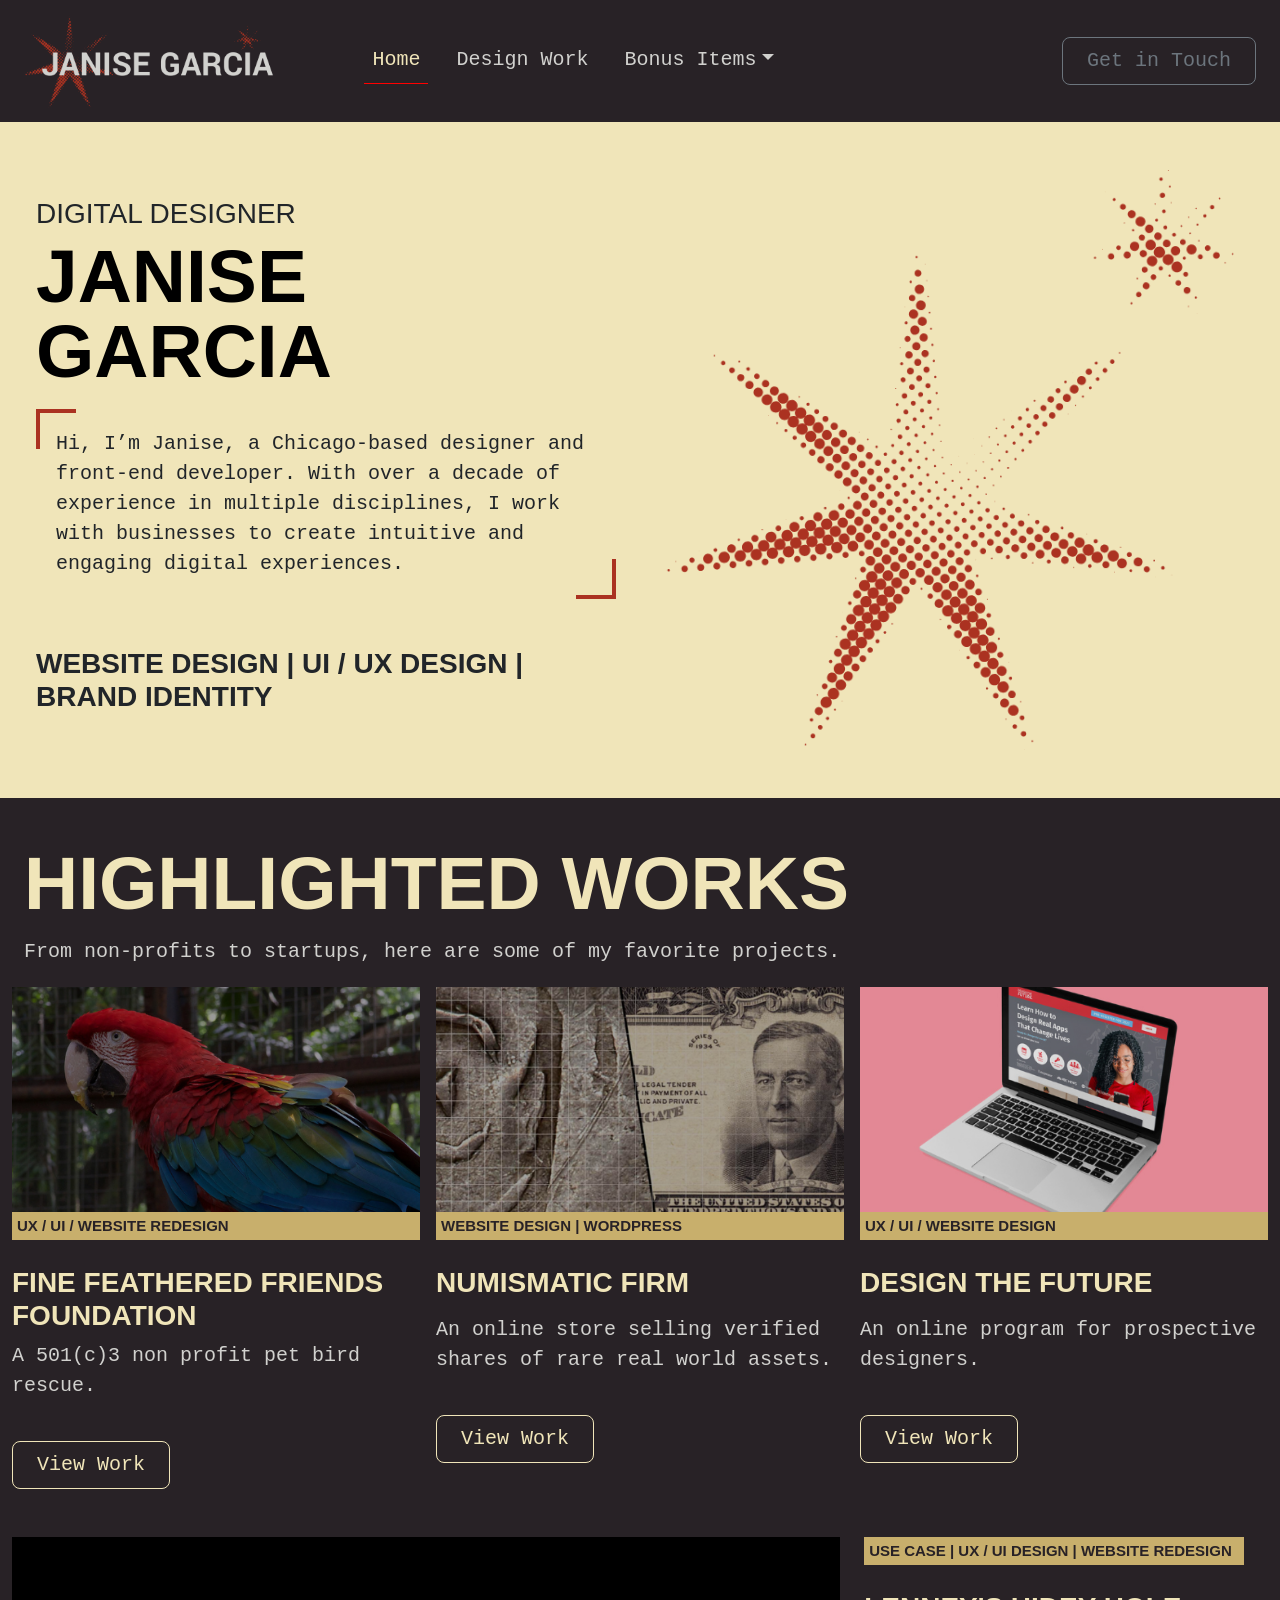
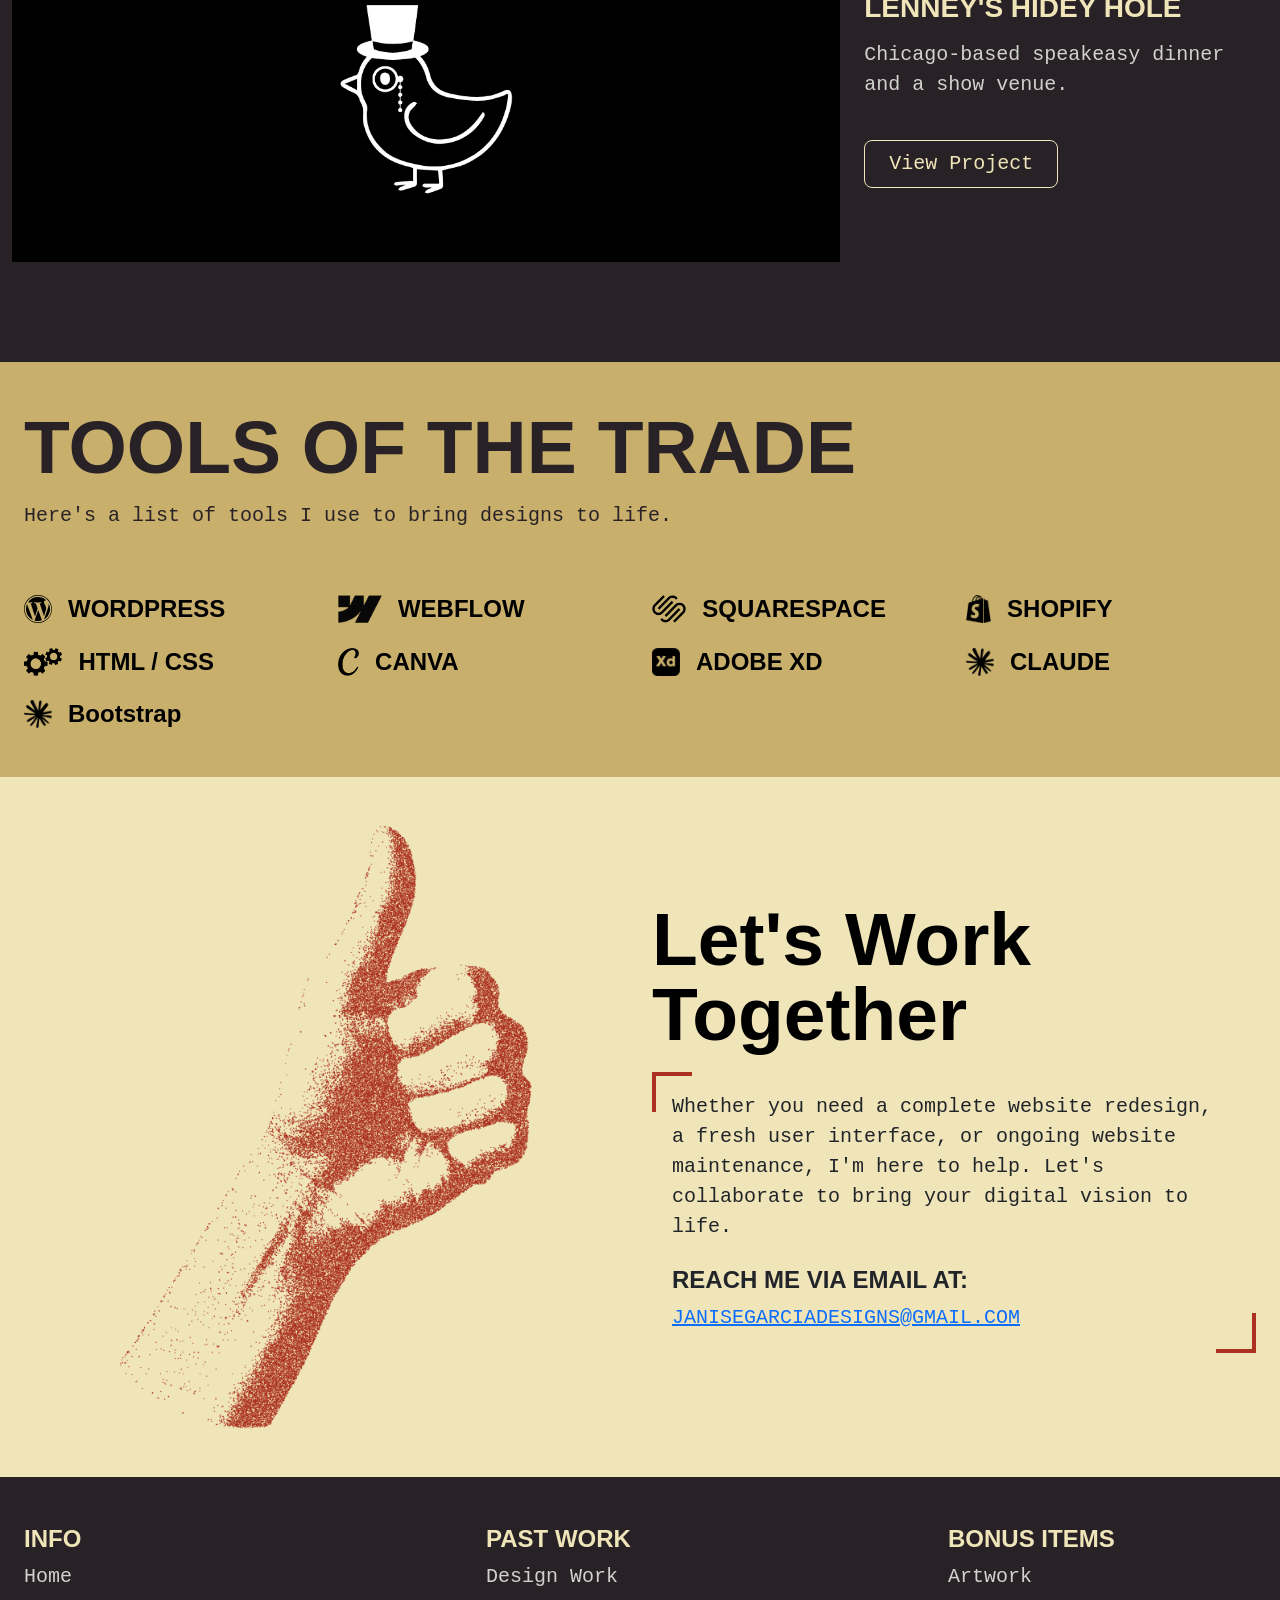
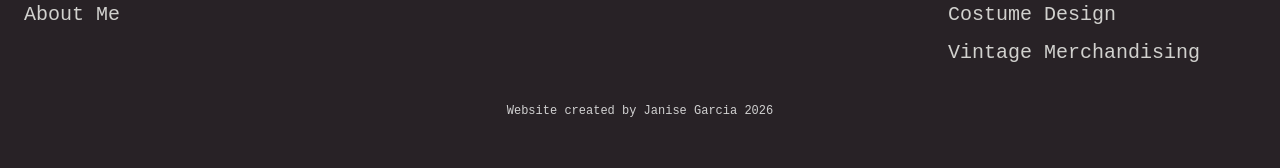
<file: index.html>
<!doctype html>
<html lang="en">
  <head>
    <meta charset="utf-8">
    <meta name="viewport" content="width=device-width, initial-scale=1.0">
    <title>JANISE GARCIA | DIGITAL DESIGNER</title>
    <!-- Bootstrap CSS -->
    <link rel="stylesheet" href="bootstrap-5.3.8-dist/css/bootstrap.min.css">
        <!-- Main CSS -->
    <link rel="stylesheet" href="css/main.css">



  </head>
  <body>

<!-- Navigation -->
<nav class="navbar navbar-expand-lg" aria-label="Thirteenth navbar example" >
          <div class="container"> 
              <a class="navbar-brand col-lg-3 me-0" href="index.html">
                <img src="images/logo.png" alt="Janise Garcia Logo" width="250" height="auto">
              </a>            
            <button class="navbar-toggler" type="button"
              data-bs-toggle="collapse"
              data-bs-target="#navbarsExample11"
              aria-controls="navbarsExample11"
              aria-expanded="false"
              aria-label="Toggle navigation">
              <span class="navbar-toggler"><span>MENU</span></span>
            </button>
            <div
              class="collapse navbar-collapse d-lg-flex"
              id="navbarsExample11">

              <ul class="navbar-nav col-lg-6 justify-content-lg-center">
                <li class="nav-item">
                  <a class="nav-link active" href="index.html">Home</a>
                </li>
                <li class="nav-item"><a class="nav-link" href="design-work.html">Design Work</a></li>
                <li class="nav-item dropdown">
                  <a
                    class="nav-link dropdown-toggle"
                    href="#"
                    data-bs-toggle="dropdown"
                    aria-expanded="false">Bonus Items</a>
                  <ul class="dropdown-menu">
                    <li><a class="dropdown-item" href="about-me.html">About Me</a></li>
                    <li><a class="dropdown-item" aria-current="page" href="artwork.html">Artwork</a></li>
                    <li><a class="dropdown-item" href="costume-design.html">Costume Design</a></li>
                    <li><a class="dropdown-item" href="vintage-merchandising.html">Vintage Merchandising</a></li>
                  </ul>
                </li>
              </ul>
<div class="d-lg-flex col-lg-3 justify-content-lg-end">
  <a href="index.html#contact" class="btn btn-outline-secondary btn-lg px-4">
    Get in Touch
  </a>
</div>
            </div>
          </div>
        </nav>


<!-- Hero -->
      <div class="hero container">
        <div class=" hero-content row flex-lg-row-reverse align-items-center g-5 py-5">
          <div class="col-10 col-sm-8 col-lg-6">
            <img
              src="images/herostar.png"
              class="d-block mx-lg-auto img-fluid"
              alt="Bootstrap Themes"
              width="700"
              height="500"
              loading="lazy"
            />
          </div>
          <div class="col-lg-6">
            <h3>DIGITAL DESIGNER</h3>
            <h1 class="display-5 fw-bold text-body-emphasis lh-1 mb-3">
              JANISE GARCIA
            </h1>
            <div class="box">
            <p>
              Hi, I’m Janise, a Chicago-based designer and front-end developer.
              With over a decade of experience in multiple disciplines, 
              I work with businesses to create intuitive and engaging digital experiences.
            </p>
            </div>
            <div class="tibit mt-5 pb-0 mb-0">
              <h3><strong>
                WEBSITE DESIGN | UI / UX DESIGN | BRAND IDENTITY 
                </strong>
              </h3>
            </div>
            <div class="d-grid gap-2 d-md-flex justify-content-md-start">
            </div>
          </div>
        </div>
      </div>



      <!-- past work copy-->
      <section class="past-work container">
        <div class="past-work-content row pt-5">
          <div class=" mx-auto">
             <h1 class="display-5 fw-bold text-body-emphasis lh-1 mb-3">
              HIGHLIGHTED WORKS
            </h1>
            <p class="lead">
              From non-profits to startups, here are some of my favorite projects.
            </p>
        </div>
      </section>

     <!-- past work cards-->
      <div class="album py-1 ">
        <div class="album-card container pb-5">
          <div class="row row-cols-1 row-cols-sm-2 row-cols-md-3 g-3">
            
            <div class="col ">
              <div class="">
                <div class="thumbnail" style=" background-image: url('images/fff_thumbnail.png');"  height="225" width="100%"></div>
                  <title>Placeholder</title>
                  <rect width="100%" height="100%" fill="#55595c"></rect>
                </svg>
                <div class="">
                  <h4 class="details">UX / UI / WEBSITE REDESIGN</h4>
                  <h3 class="title pt-2">FINE FEATHERED FRIENDS FOUNDATION</h3>
                  <p class="lead pb-4">A 501(c)3 non profit pet bird rescue.</p>
                  <div class="d-flex justify-content-between align-items-center">
                    <div class="btn-group">
                      <button type="button" class="btn btn-outline-secondary btn-lg px-4">
                        View Work
                      </button>
                    </div>
                  </div>
                </div>
              </div>
            </div>

            <div class="col ">
              <div class="">
                <div class="thumbnail" style=" background-image: url('images/kd_thumbnail.png');"  height="225" width="100%"></div>
                <div class="">
                  <h4 class="details">WEBSITE DESIGN | WORDPRESS</h4>
                  <h3 class="title py-2">NUMISMATIC FIRM</h3>
                  <p class="lead pb-4">An online store selling verified shares of rare real world assets.</p>
                  <div
                    class="d-flex justify-content-between align-items-center">
                    <div class="btn-group">
                      <button type="button" class="btn btn-outline-secondary btn-lg px-4">
                        View Work
                      </button>
                    </div>
                  </div>
                </div>
              </div>
            </div>


            <div class="col">
              <div class="">
                 <div class="thumbnail" style=" background-image: url('images/thefuture.png');"  height="225" width="100%"></div>
                <div class="">
                  <h4 class="details">UX / UI / WEBSITE DESIGN</h4>
                  <h3 class="title py-2">DESIGN THE FUTURE</h3>
                  <p class="lead pb-4">An online program for prospective designers.</p>
                  <div class="d-flex justify-content-between align-items-center">
                    <div class="btn-group">
                      <button  type="button" class="btn btn-outline-secondary btn-lg px-4">
                        View Work
                      </button>
                    </div>
                  </div>
                </div>
              </div>
            </div>

          </div>

          <div class="row row-cols-1 row-cols-sm-1 row-cols-md-1 py-5">
            <div class="col ">
              <div class="d-flex flex-row justify-content-start">
                <div class="thumbnail2" style=" background-color:black; width:100%;height:325px; background-image: url('images/thumbnail_lhh.png');" ></div>
                <div class="px-4">
                  <h4 class="details">USE CASE | UX / UI DESIGN | WEBSITE REDESIGN</h4>
                  <h3 class="title py-2">LENNEY'S HIDEY HOLE</h3> 
                  <p class="lead pb-4">Chicago-based speakeasy dinner and a show venue.</p>
                  <div class="d-flex justify-content-between align-items-center" >
                    <div class="btn-group">
                      <button type="button" class="btn btn-outline-secondary btn-lg px-4">
                        View Project
                      </button>
                    </div>
                  </div>
                </div>
              </div>
            </div>
          </div>
              </button>
        </div>             
      </div>



      <!-- tools of the trade -->
      <section class="tools container">
        <div class="tools-content row pt-5">
          <div class=" mx-auto">
             <h1 class="display-5 fw-bold text-body-emphasis lh-1 mb-3">
              TOOLS OF THE TRADE
            </h1>
            <p class="lead">
              Here's a list of tools I use to bring designs to life.
            </p>
          </div>
    <div class=" text-secondary">
        <div class="row row-cols-1 row-cols-sm-2 row-cols-md-3 row-cols-lg-4 g-4 py-5" >
          <div class="col d-flex align-items-start">

<svg xmlns="http://www.w3.org/2000/svg" width="1.75em" height="1.75em" fill="black" class="bi bi-wordpress flex-shrink-0 me-3" viewBox="0 0 16 16">
  <path d="M12.633 7.653c0-.848-.305-1.435-.566-1.892l-.08-.13c-.317-.51-.594-.958-.594-1.48 0-.63.478-1.218 1.152-1.218q.03 0 .058.003l.031.003A6.84 6.84 0 0 0 8 1.137 6.86 6.86 0 0 0 2.266 4.23c.16.005.313.009.442.009.717 0 1.828-.087 1.828-.087.37-.022.414.521.044.565 0 0-.371.044-.785.065l2.5 7.434 1.5-4.506-1.07-2.929c-.369-.022-.719-.065-.719-.065-.37-.022-.326-.588.043-.566 0 0 1.134.087 1.808.087.718 0 1.83-.087 1.83-.087.37-.022.413.522.043.566 0 0-.372.043-.785.065l2.48 7.377.684-2.287.054-.173c.27-.86.469-1.495.469-2.046zM1.137 8a6.86 6.86 0 0 0 3.868 6.176L1.73 5.206A6.8 6.8 0 0 0 1.137 8"/>
  <path d="M6.061 14.583 8.121 8.6l2.109 5.78q.02.05.049.094a6.85 6.85 0 0 1-4.218.109m7.96-9.876q.046.328.047.706c0 .696-.13 1.479-.522 2.458l-2.096 6.06a6.86 6.86 0 0 0 2.572-9.224z"/>
  <path fill-rule="evenodd" d="M0 8c0-4.411 3.589-8 8-8s8 3.589 8 8-3.59 8-8 8-8-3.589-8-8m.367 0c0 4.209 3.424 7.633 7.633 7.633S15.632 12.209 15.632 8C15.632 3.79 12.208.367 8 .367 3.79.367.367 3.79.367 8"/>
</svg>
            <div>
              <h3 class="fw-bold mb-0 fs-4 text-body-emphasis">
                WORDPRESS
              </h3>
            </div>
          </div>
          <div class="col d-flex align-items-start">
<img src="images/webflow_icon.png" alt="Webflow Icon" class="bi text-body-secondary flex-shrink-0 me-3" width="auto" height="28">
            <div>
              <h3 class="fw-bold mb-0 fs-4 text-body-emphasis">
                WEBFLOW
              </h3>
            </div>
          </div>
          <div class="col d-flex align-items-start">
            <img src="images/squarespace_logo.png" alt="Webflow Icon" class="bi text-body-secondary flex-shrink-0 me-3" width="auto" height="28">
            <div>
              <h3 class="fw-bold mb-0 fs-4 text-body-emphasis">
                SQUARESPACE
              </h3>
            </div>
          </div>
          <div class="col d-flex align-items-start">
            <img src="images/shopify_logo.png" alt="Shopify Icon" class="bi text-body-secondary flex-shrink-0 me-3" width="auto" height="28">
            <div>
              <h3 class="fw-bold mb-0 fs-4 text-body-emphasis">
                SHOPIFY
              </h3>
            </div>
          </div>
          <div class="col d-flex align-items-start">
            <img src="images/htmlcss_logo.png" alt="Figma Icon" class="bi text-body-secondary flex-shrink-0 me-3" width="auto" height="28">
            <div>
              <h3 class="fw-bold mb-0 fs-4 text-body-emphasis">
                HTML / CSS
              </h3>
            </div>
          </div>
          <div class="col d-flex align-items-start">
            <img src="images/canva_logo.png" alt="Figma Icon" class="bi text-body-secondary flex-shrink-0 me-3" width="auto" height="28">
            <div>
              <h3 class="fw-bold mb-0 fs-4 text-body-emphasis">
                CANVA
              </h3>
            </div>
          </div>
          <div class="col d-flex align-items-start">
            <img src="images/adobe_xd.png" alt="Figma Icon" class="bi text-body-secondary flex-shrink-0 me-3" width="auto" height="28">
            <div>
              <h3 class="fw-bold mb-0 fs-4 text-body-emphasis">
                ADOBE XD
              </h3>
            </div>
          </div>
          <div class="col d-flex align-items-start">
            <img src="images/claude_logo.png" alt="Figma Icon" class="bi text-body-secondary flex-shrink-0 me-3" width="auto" height="28">
            <div>
              <h3 class="fw-bold mb-0 fs-4 text-body-emphasis">
                CLAUDE
              </h3>
            </div>
          </div>
                    <div class="col d-flex align-items-start">
            <img src="images/claude_logo.png" alt="Figma Icon" class="bi text-body-secondary flex-shrink-0 me-3" width="auto" height="28">
            <div>
              <h3 class="fw-bold mb-0 fs-4 text-body-emphasis">
                Bootstrap
              </h3>
            </div>
          </div>
        </div>
      </div>


        </div>
      </section>



      




<!-- Contact Me -->
      <div class="contact container" id="contact">
        <div class="contact-content row flex-lg-row-reverse align-items-center py-5">
                    <div class="col-lg-6">
            <h1 class="display-5 fw-bold text-body-emphasis lh-1 mb-3">
              Let's Work Together
            </h1>
            <div class="box">
            <p class="lead">
            Whether you need a complete website redesign, a fresh user interface,
            or ongoing website maintenance, I'm here to help. Let's collaborate
            to bring your digital vision to life.
            </p>
            <br>
            <h4><strong>REACH ME VIA EMAIL AT:</strong></h4>
            <p class="lead">
            <a href="mailto:janisegarciadesigns@gmail.com">JANISEGARCIADESIGNS@GMAIL.COM</a></p>
          </div>
          </div>
          <div class="col-10 col-sm-8 col-lg-6">
            <img
              src="images/thumbsup.png"
              class="d-block mx-lg-auto img-fluid"
              alt="Bootstrap Themes"
              width="700"
              height="500"
              loading="lazy"
            />
          </div>
        </div>
      </div>






<!-- footer -->
      <section class="footer container">
        <div class="row py-lg-5">
          <div class=" mx-auto">
      <footer class="py-0">
        <div class="d-flex justify-content-between align-items-top">
          <div class="col-6 col-md-3 mb-3">
            <h4>INFO</h4>
            <ul class="nav flex-column">
              <li class="nav-item mb-2">
                <a href="#" class="footer-link p-0 text-body-secondary">Home</a>
              </li>
              <li class="nav-item mb-2">
                <a href="#" class="footer-link p-0 text-body-secondary">About Me</a>
              </li>
            </ul>
          </div>
          <div class="col-6 col-md-3 mb-3">
            <h4>PAST WORK</h4>
            <ul class="nav flex-column">
              <li class="nav-item mb-2">
                <a href="#" class="footer-link p-0 text-body-secondary">Design Work</a>
              </li>
            </ul>
          </div>
          <div class="col-6 col-md-3 mb-3">
            <h4>BONUS ITEMS</h4>
            <ul class="nav flex-column">
              <li class="nav-item mb-2">
                <a href="#" class="footer-link p-0 text-body-secondary">Artwork</a>
              </li>
              <li class="nav-item mb-2">
                <a href="#" class="footer-link p-0 text-body-secondary">Costume Design</a>
              </li>
              <li class="nav-item mb-2">
                <a href="#" class="footer-link p-0 text-body-secondary">Vintage Merchandising</a>
              </li>
            </ul>
          </div>
        </div>
      </footer>
      <p class="footer text">Website created by Janise Garcia 2026</p>
    </div>
  </div>
</section>






    
    
    <!-- Bootstrap JS (place before closing body tag) -->
    <script src="bootstrap-5.3.8-dist/js/bootstrap.bundle.min.js"></script>
  </body>
</html>
</file>
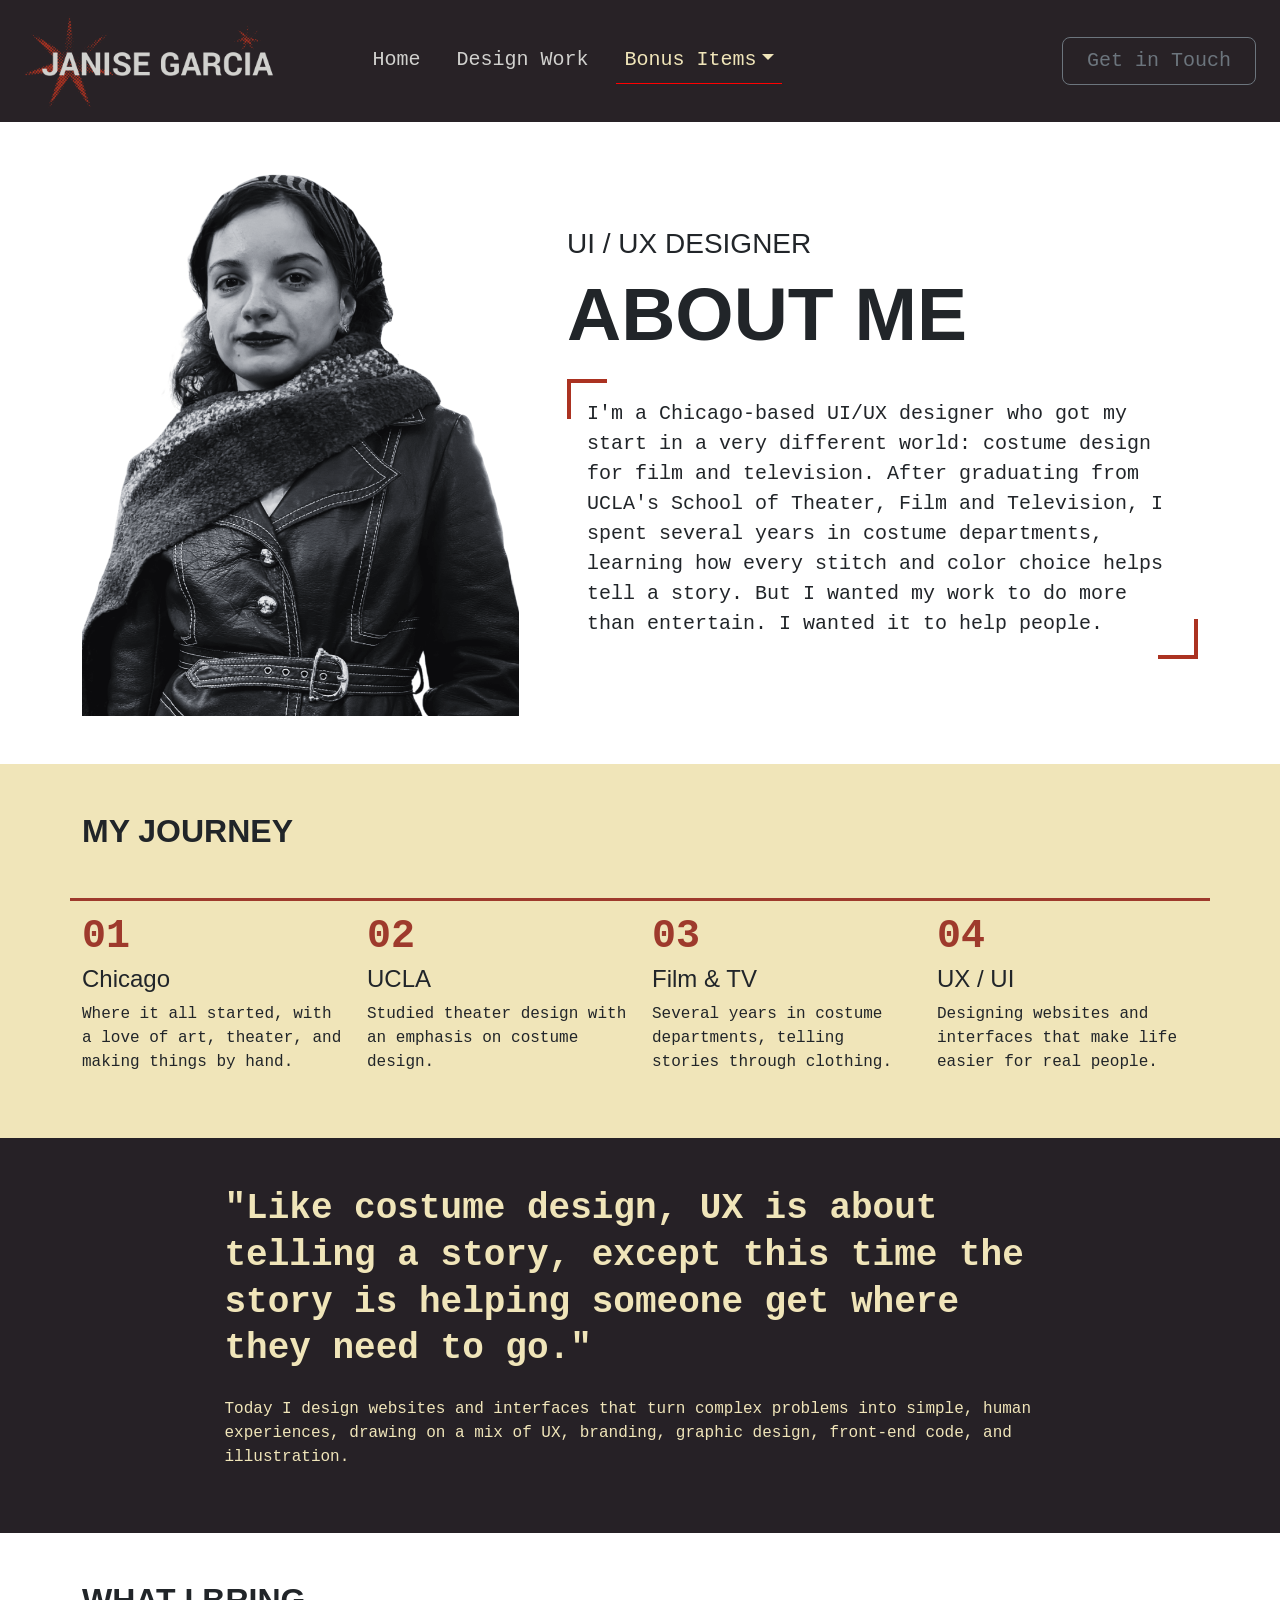
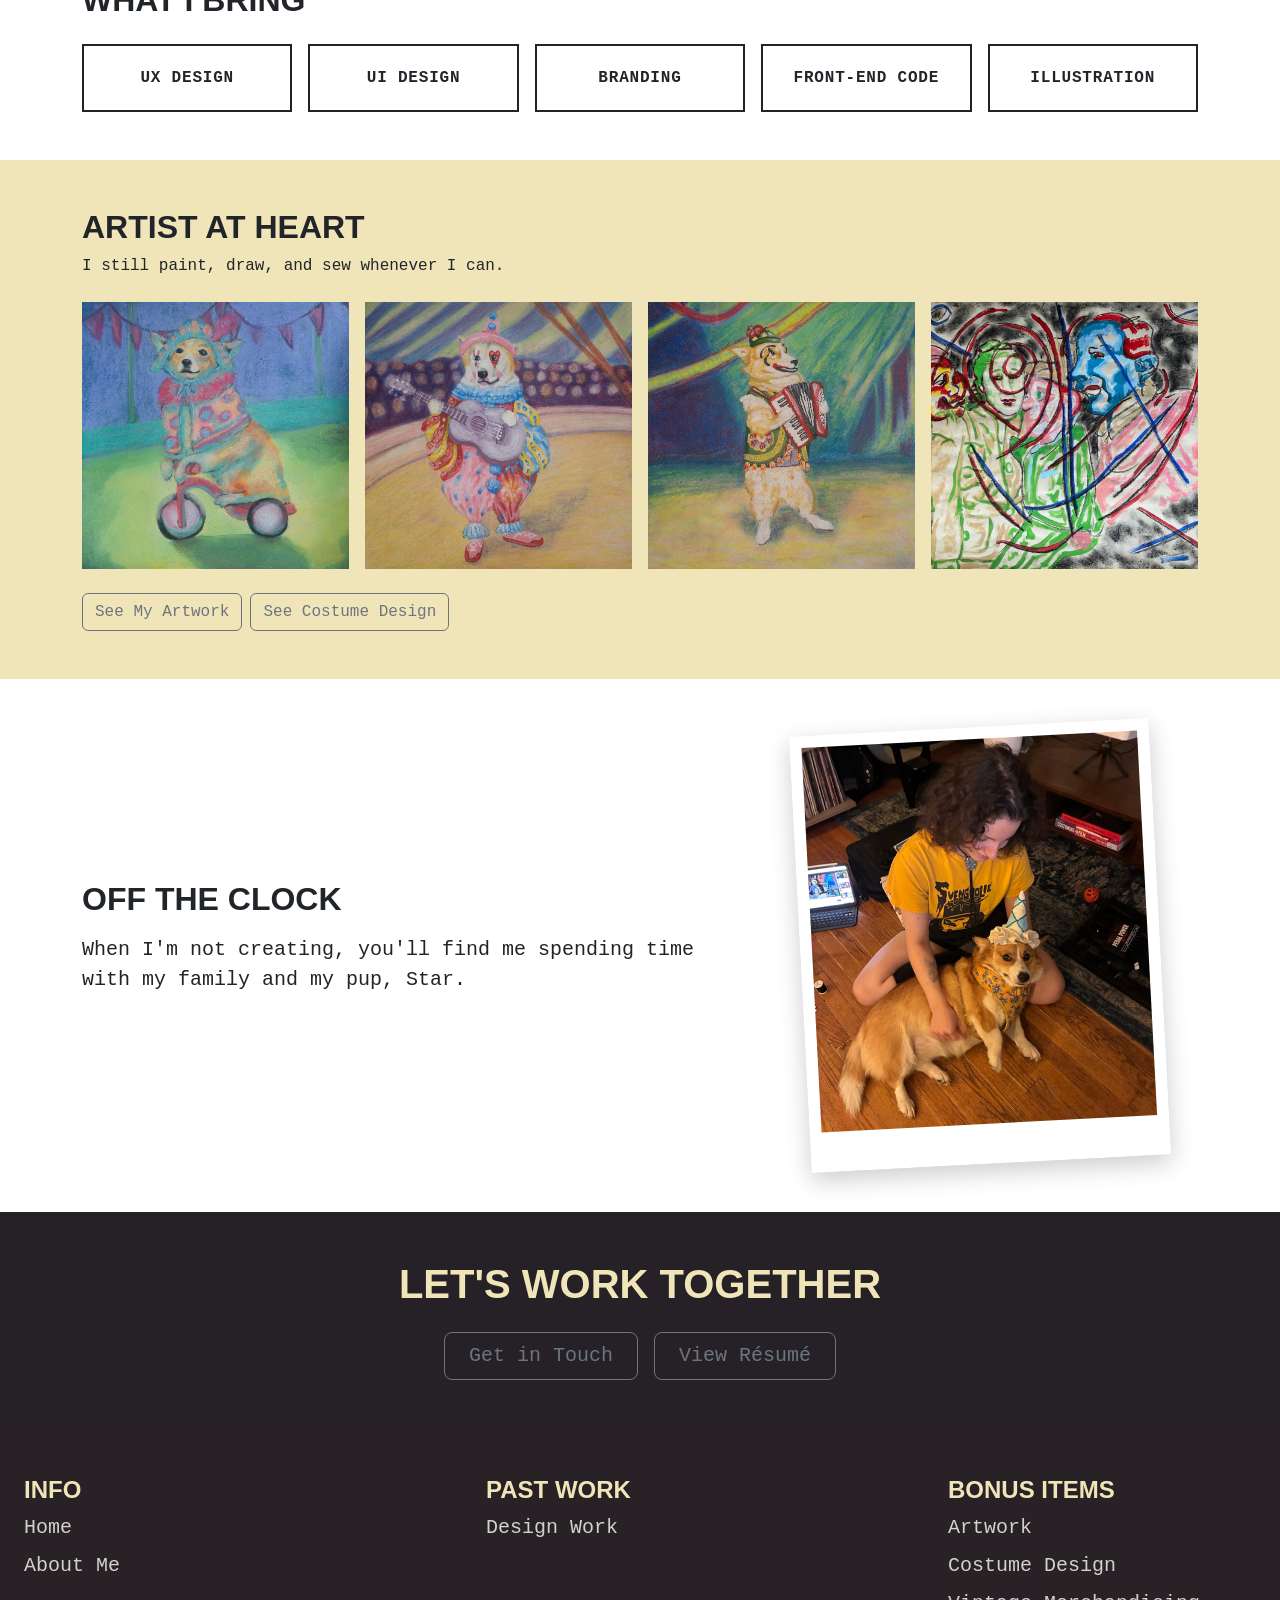
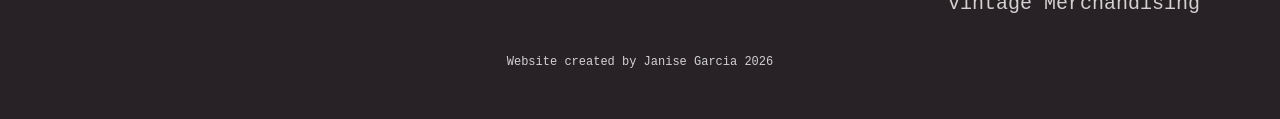
<file: about-me.html>
<!doctype html>
<html lang="en">
  <head>
    <meta charset="utf-8">
    <meta name="viewport" content="width=device-width, initial-scale=1.0">
    <title>JANISE GARCIA | ABOUT ME</title>
    <!-- Bootstrap CSS -->
    <link rel="stylesheet" href="bootstrap-5.3.8-dist/css/bootstrap.min.css">
        <!-- Main CSS -->
    <link rel="stylesheet" href="css/main.css">



  </head>
  <body>

<!-- Navigation -->
<nav class="navbar navbar-expand-lg" aria-label="Thirteenth navbar example" >
          <div class="container"> 
              <a class="navbar-brand col-lg-3 me-0" href="index.html">
                <img src="images/logo.png" alt="Janise Garcia Logo" width="250" height="auto">
              </a>            
            <button class="navbar-toggler" type="button"
              data-bs-toggle="collapse"
              data-bs-target="#navbarsExample11"
              aria-controls="navbarsExample11"
              aria-expanded="false"
              aria-label="Toggle navigation">
              <span class="navbar-toggler"><span>MENU</span></span>
            </button>
            <div
              class="collapse navbar-collapse d-lg-flex"
              id="navbarsExample11">

              <ul class="navbar-nav col-lg-6 justify-content-lg-center">
                <li class="nav-item">
                  <a class="nav-link" href="index.html">Home</a>
                </li>
                <li class="nav-item"><a class="nav-link" href="design-work.html">Design Work</a></li>
                <li class="nav-item dropdown">
                  <a
                    class="nav-link dropdown-toggle active"
                    href="#"
                    data-bs-toggle="dropdown"
                    aria-expanded="false">Bonus Items</a>
                  <ul class="dropdown-menu">
                    <li><a class="dropdown-item active" href="about-me.html">About Me</a></li>
                    <li><a class="dropdown-item" aria-current="page" href="artwork.html">Artwork</a></li>
                    <li><a class="dropdown-item" href="costume-design.html">Costume Design</a></li>
                    <li><a class="dropdown-item" href="vintage-merchandising.html">Vintage Merchandising</a></li>
                  </ul>
                </li>
              </ul>
<div class="d-lg-flex col-lg-3 justify-content-lg-end">
  <a href="index.html#contact" class="btn btn-outline-secondary btn-lg px-4">
    Get in Touch
  </a>
</div>
            </div>
          </div>
        </nav>


<!-- Hero -->
<section class="about-hero container py-5">
  <div class="row align-items-center g-5">
    <div class="col-lg-5">
      <img src="images/portrait.png" class="img-fluid about-photo" alt="Portrait of Janise Garcia">
    </div>
    <div class="col-lg-7">
      <h3>UI / UX DESIGNER</h3>
      <h1 class="display-5 fw-bold mb-3">ABOUT ME</h1>
      <div class="box">
        <p class="lead">
          I'm a Chicago-based UI/UX designer who got my start in a very different world:
          costume design for film and television. After graduating from UCLA's School of
          Theater, Film and Television, I spent several years in costume departments, learning
          how every stitch and color choice helps tell a story. But I wanted my work to do more
          than entertain. I wanted it to help people.
        </p>
      </div>
    </div>
  </div>
</section>

<!-- Journey -->
<section class="about-journey">
  <div class="container py-5">
    <h2 class="fw-bold mb-5">MY JOURNEY</h2>
    <div class="row row-cols-1 row-cols-md-2 row-cols-lg-4 g-4">
      <div class="col journey-step">
        <span class="journey-number">01</span>
        <h4>Chicago</h4>
        <p>Where it all started, with a love of art, theater, and making things by hand.</p>
      </div>
      <div class="col journey-step">
        <span class="journey-number">02</span>
        <h4>UCLA</h4>
        <p>Studied theater design with an emphasis on costume design.</p>
      </div>
      <div class="col journey-step">
        <span class="journey-number">03</span>
        <h4>Film &amp; TV</h4>
        <p>Several years in costume departments, telling stories through clothing.</p>
      </div>
      <div class="col journey-step">
        <span class="journey-number">04</span>
        <h4>UX / UI</h4>
        <p>Designing websites and interfaces that make life easier for real people.</p>
      </div>
    </div>
  </div>
</section>

<!-- Why I design for people -->
<section class="about-quote">
  <div class="container py-5">
    <div class="row justify-content-center">
      <div class="col-lg-9">
        <p class="pull-quote">"Like costume design, UX is about telling a story, except this time the story is helping someone get where they need to go."</p>
        <p>
          Today I design websites and interfaces that turn complex problems into simple,
          human experiences, drawing on a mix of UX, branding, graphic design, front-end code,
          and illustration.
        </p>
      </div>
    </div>
  </div>
</section>

<!-- What I bring -->
<section class="about-skills container py-5">
  <h2 class="fw-bold mb-4">WHAT I BRING</h2>
  <div class="row row-cols-2 row-cols-md-3 row-cols-lg-5 g-3">
    <div class="col"><div class="skill-tile">UX Design</div></div>
    <div class="col"><div class="skill-tile">UI Design</div></div>
    <div class="col"><div class="skill-tile">Branding</div></div>
    <div class="col"><div class="skill-tile">Front-End Code</div></div>
    <div class="col"><div class="skill-tile">Illustration</div></div>
  </div>
</section>

<!-- Paste your "Tools of the Trade" section from index.html here if you'd like -->

<!-- Artist at heart -->
<section class="about-artist">
  <div class="container py-5">
    <h2 class="fw-bold mb-2">ARTIST AT HEART</h2>
    <p class="mb-4">I still paint, draw, and sew whenever I can.</p>
    <div class="row row-cols-2 row-cols-lg-4 g-3 mb-4">
      <div class="col"><img src="images/spots-janise-garica.jpg" class="img-fluid artist-img" alt="[Describe the piece]" loading="lazy"></div>
      <div class="col"><img src="images/he-waits-to-play-janise-garica.jpg" class="img-fluid artist-img" alt="[Describe the piece]" loading="lazy"></div>
      <div class="col"><img src="images/big-top-serenade-janise-garica.jpg" class="img-fluid artist-img" alt="[Describe the piece]" loading="lazy"></div>
      <div class="col"><img src="images/janise-garcia-hollywood-1.jpg" class="img-fluid artist-img" alt="[Describe the piece]" loading="lazy"></div>
    </div>
    <div class="d-flex flex-wrap gap-2">
      <a href="artwork.html" class="btn btn-outline-secondary">See My Artwork</a>
      <a href="costume-design.html" class="btn btn-outline-secondary">See Costume Design</a>
    </div>
  </div>
</section>

<!-- Off the clock -->
<section class="about-personal container py-5">
  <div class="row align-items-center g-5 flex-lg-row-reverse">
    <div class="col-lg-5 text-center">
      <img src="images/mewithstar.jpg" class="img-fluid snapshot" alt="Janise with her dog, Star">
    </div>
    <div class="col-lg-7">
      <h2 class="fw-bold mb-3">OFF THE CLOCK</h2>
      <p class="lead">When I'm not creating, you'll find me spending time with my family and my pup, Star.</p>
    </div>
  </div>
</section>

<!-- Closing -->
<section class="about-closing">
  <div class="container py-5 text-center">
    <h2 class="display-6 fw-bold mb-4">LET'S WORK TOGETHER</h2>
    <div class="d-flex flex-wrap justify-content-center gap-3">
      <a href="index.html#contact" class="btn btn-outline-secondary btn-lg px-4">Get in Touch</a>
      <!-- Optional: remove this button if you don't have a résumé PDF -->
      <a href="files/janise-garcia-resume.pdf" class="btn btn-outline-secondary btn-lg px-4" target="_blank">View Résumé</a>
    </div>
  </div>
</section>





<!-- footer -->
      <section class="footer container">
        <div class="row py-lg-5">
          <div class=" mx-auto">
      <footer class="py-0">
        <div class="d-flex justify-content-between align-items-top">
          <div class="col-6 col-md-3 mb-3">
            <h4>INFO</h4>
            <ul class="nav flex-column">
              <li class="nav-item mb-2">
                <a href="#" class="footer-link p-0 text-body-secondary">Home</a>
              </li>
              <li class="nav-item mb-2">
                <a href="#" class="footer-link p-0 text-body-secondary">About Me</a>
              </li>
            </ul>
          </div>
          <div class="col-6 col-md-3 mb-3">
            <h4>PAST WORK</h4>
            <ul class="nav flex-column">
              <li class="nav-item mb-2">
                <a href="#" class="footer-link p-0 text-body-secondary">Design Work</a>
              </li>
            </ul>
          </div>
          <div class="col-6 col-md-3 mb-3">
            <h4>BONUS ITEMS</h4>
            <ul class="nav flex-column">
              <li class="nav-item mb-2">
                <a href="#" class="footer-link p-0 text-body-secondary">Artwork</a>
              </li>
              <li class="nav-item mb-2">
                <a href="#" class="footer-link p-0 text-body-secondary">Costume Design</a>
              </li>
              <li class="nav-item mb-2">
                <a href="#" class="footer-link p-0 text-body-secondary">Vintage Merchandising</a>
              </li>
            </ul>
          </div>
        </div>
      </footer>
      <p class="footer text">Website created by Janise Garcia 2026</p>
    </div>
  </div>
</section>






    
    
    <!-- Bootstrap JS (place before closing body tag) -->
    <script src="bootstrap-5.3.8-dist/js/bootstrap.bundle.min.js"></script>
  </body>
</html>
</file>
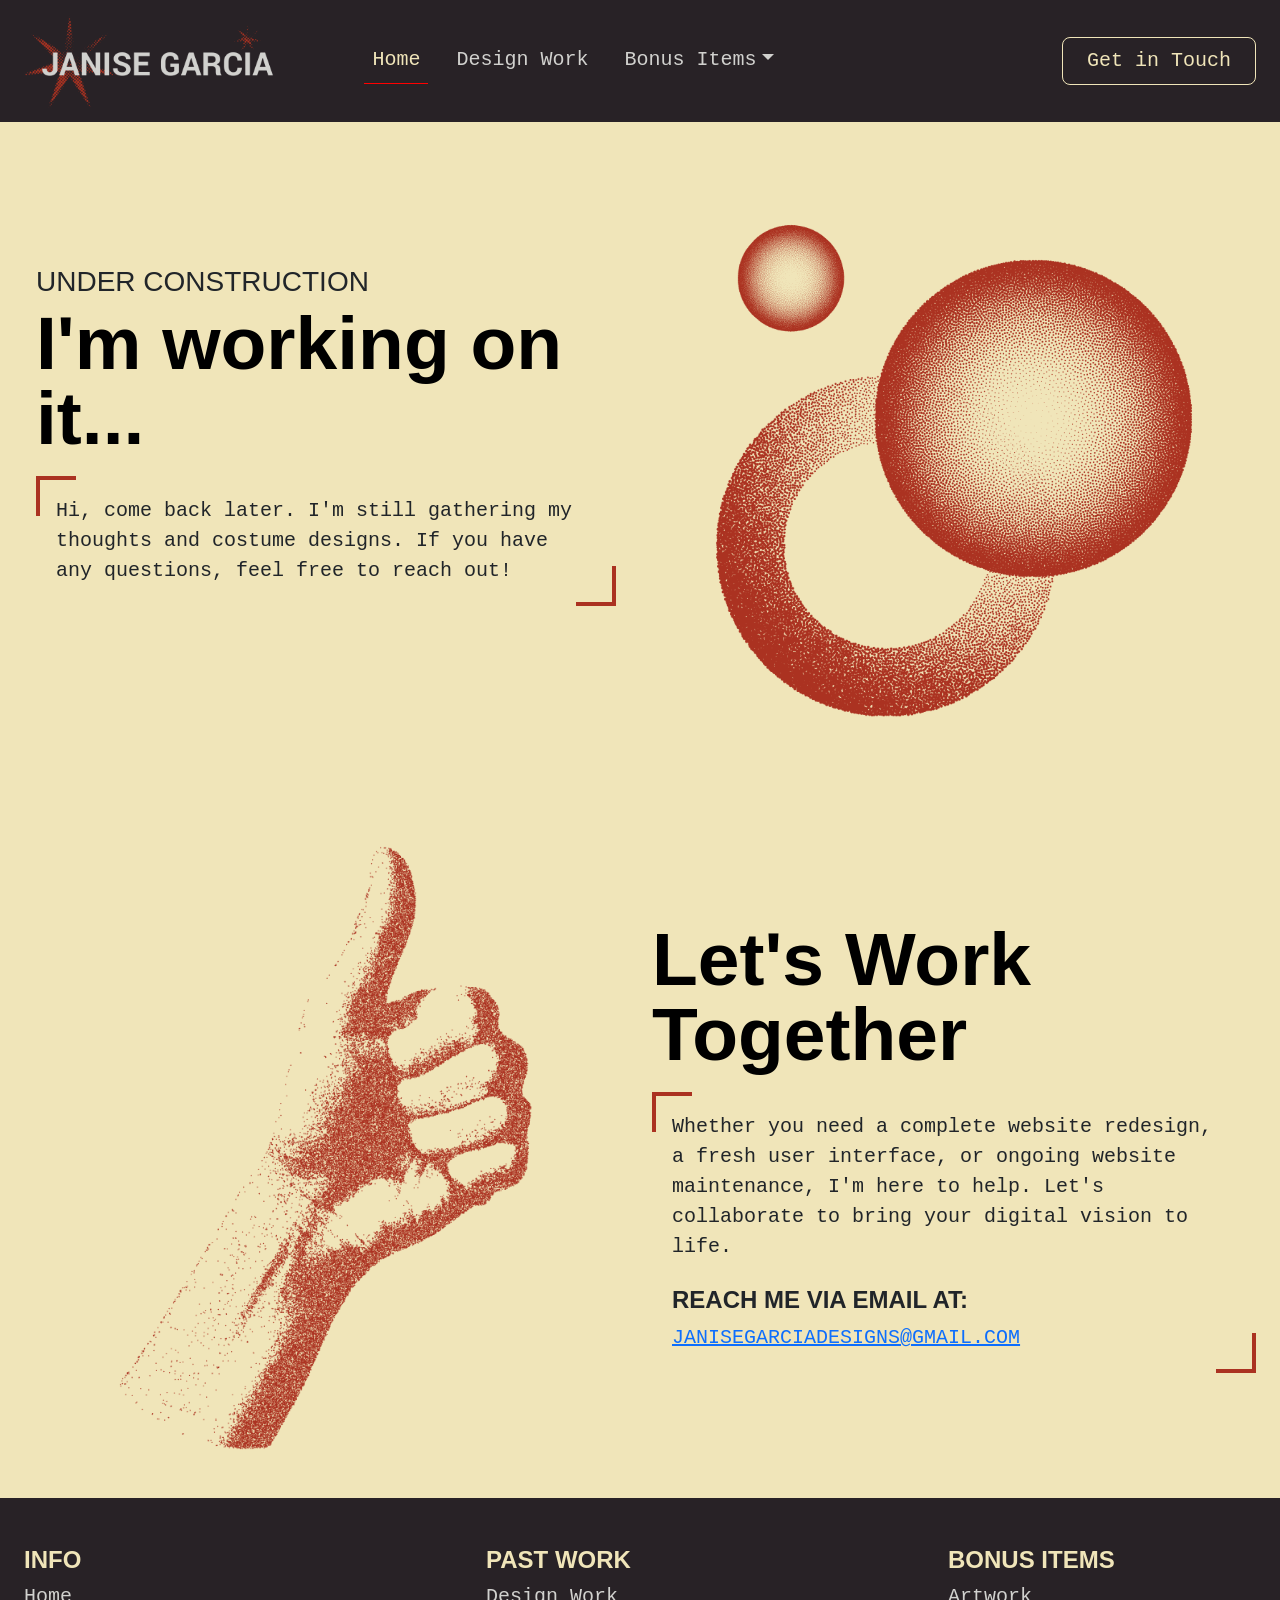
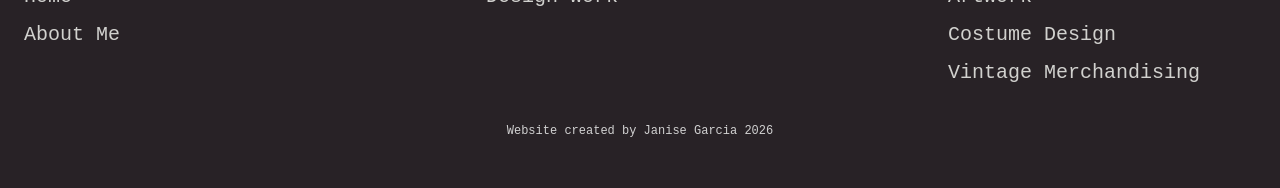
<file: costumedesign.html>
<!doctype html>
<html lang="en">
  <head>
    <meta charset="utf-8">
    <meta name="viewport" content="width=device-width, initial-scale=1.0">
    <title>JANISE GARCIA | COSTUME DESIGN</title>
    <!-- Bootstrap CSS -->
    <link rel="stylesheet" href="bootstrap-5.3.8-dist/css/bootstrap.min.css">
        <!-- Main CSS -->
    <link rel="stylesheet" href="css/main.css">



  </head>
  <body>

<!-- Navigation -->
<nav class="navbar navbar-expand-lg" aria-label="Thirteenth navbar example" >
          <div class="container"> 
              <a class="navbar-brand col-lg-3 me-0" href="#">
                <img src="images/logo.png" alt="Janise Garcia Logo" width="250" height="auto">
              </a>            
            <button class="navbar-toggler" type="button"
              data-bs-toggle="collapse"
              data-bs-target="#navbarsExample11"
              aria-controls="navbarsExample11"
              aria-expanded="false"
              aria-label="Toggle navigation">
              <span class="navbar-toggler"><span>MENU</span></span>
            </button>
            <div
              class="collapse navbar-collapse d-lg-flex"
              id="navbarsExample11">

              <ul class="navbar-nav col-lg-6 justify-content-lg-center">
                <li class="nav-item">
                  <a class="nav-link active" aria-current="page" href="#">Home</a>
                </li>
                <li class="nav-item"><a class="nav-link" href="#">Design Work</a></li>
                <li class="nav-item dropdown">
                  <a
                    class="nav-link dropdown-toggle"
                    href="#"
                    data-bs-toggle="dropdown"
                    aria-expanded="false">Bonus Items</a>
                  <ul class="dropdown-menu">
                    <li><a class="dropdown-item" href="#">About Me</a></li>
                    <li><a class="dropdown-item" href="#">Artwork</a></li>
                    <li>
                      <a class="dropdown-item" href="#">Costume Design</a>
                    </li>
                    <li>
                      <a class="dropdown-item" href="#">Vintage Merchandising</a>
                    </li>
                  </ul>
                </li>
              </ul>
              <div class="d-lg-flex col-lg-3 justify-content-lg-end">
                      <button type="button" class="btn btn-outline-secondary btn-lg px-4">
                        Get in Touch
                      </button>
              </div>
            </div>
          </div>
        </nav>


<!-- Hero -->
      <div class="hero container">
        <div class=" hero-content row flex-lg-row-reverse align-items-center g-5 py-5">
          <div class="col-10 col-sm-8 col-lg-6">
            <img
              src="images/inprogress2.png"
              class="d-block mx-lg-auto img-fluid"
              alt="Bootstrap Themes"
              width="700"
              height="500"
              loading="lazy"
            />
          </div>
          <div class="col-lg-6">
            <h3>UNDER CONSTRUCTION</h3>
            <h1 class="display-5 fw-bold text-body-emphasis lh-1 mb-3">
              I'm working on it...
            </h1>
            <div class="box">
            <p>
              Hi, come back later. I'm still gathering my thoughts and costume designs. If you have any questions, 
              feel free to reach out!
            </p>
            </div>
            <div class="tibit mt-5 pb-0 mb-0">
              <h3><strong>
                </strong>
              </h3>
            </div>
            <div class="d-grid gap-2 d-md-flex justify-content-md-start">
            </div>
          </div>
        </div>
      </div>


      
<!-- Contact Me -->
      <div class="contact container">
        <div class="contact-content row flex-lg-row-reverse align-items-center py-5">
                    <div class="col-lg-6">
            <h1 class="display-5 fw-bold text-body-emphasis lh-1 mb-3">
              Let's Work Together
            </h1>
            <div class="box">
            <p class="lead">
            Whether you need a complete website redesign, a fresh user interface,
            or ongoing website maintenance, I'm here to help. Let's collaborate
            to bring your digital vision to life.
            </p>
            <br>
            <h4><strong>REACH ME VIA EMAIL AT:</strong></h4>
            <p class="lead">
            <a href="mailto:janisegarciadesigns@gmail.com">JANISEGARCIADESIGNS@GMAIL.COM</a></p>
          </div>
          </div>
          <div class="col-10 col-sm-8 col-lg-6">
            <img
              src="images/thumbsup.png"
              class="d-block mx-lg-auto img-fluid"
              alt="Bootstrap Themes"
              width="700"
              height="500"
              loading="lazy"
            />
          </div>
        </div>
      </div>






<!-- footer -->
      <section class="footer container">
        <div class="row py-lg-5">
          <div class=" mx-auto">
      <footer class="py-0">
        <div class="d-flex justify-content-between align-items-top">
          <div class="col-6 col-md-3 mb-3">
            <h4>INFO</h4>
            <ul class="nav flex-column">
              <li class="nav-item mb-2">
                <a href="#" class="footer-link p-0 text-body-secondary">Home</a>
              </li>
              <li class="nav-item mb-2">
                <a href="#" class="footer-link p-0 text-body-secondary">About Me</a>
              </li>
            </ul>
          </div>
          <div class="col-6 col-md-3 mb-3">
            <h4>PAST WORK</h4>
            <ul class="nav flex-column">
              <li class="nav-item mb-2">
                <a href="#" class="footer-link p-0 text-body-secondary">Design Work</a>
              </li>
            </ul>
          </div>
          <div class="col-6 col-md-3 mb-3">
            <h4>BONUS ITEMS</h4>
            <ul class="nav flex-column">
              <li class="nav-item mb-2">
                <a href="#" class="footer-link p-0 text-body-secondary">Artwork</a>
              </li>
              <li class="nav-item mb-2">
                <a href="#" class="footer-link p-0 text-body-secondary">Costume Design</a>
              </li>
              <li class="nav-item mb-2">
                <a href="#" class="footer-link p-0 text-body-secondary">Vintage Merchandising</a>
              </li>
            </ul>
          </div>
        </div>
      </footer>
      <p class="footer text">Website created by Janise Garcia 2026</p>
    </div>
  </div>
</section>






    
    
    <!-- Bootstrap JS (place before closing body tag) -->
    <script src="bootstrap-5.3.8-dist/js/bootstrap.bundle.min.js"></script>
  </body>
</html>
</file>
<file: css/main.css>
* {
margin: 0;
padding: 0;
box-sizing: border-box;
}

@font-face {
            font-family: 'Geist';
            src: url('Geist/static/Geist-Black.ttf') format('ttf');
            src: url('Geist/static/Geist-Bold.ttf') format('ttf');
            src: url('Geist/static/Geist-ExtraBold.ttf') format('ttf');
            src: url('Geist/static/Geist-ExtraLight.ttf') format('ttf');

            src: url('Geist/static/Geist-Light.ttf') format('ttf');
            src: url('Geist/static/Geist-Medium.ttf') format('ttf');
            src: url('Geist/static/Geist-Regular.ttf') format('ttf');
            src: url('Geist/static/Geist-SemiBold.ttf') format('ttf');
            src: url('Geist/static/Geist-Thin.ttf') format('ttf');

        }

@font-face {
            font-family: 'Geist Mono';
            src: url('Geist_Mono/static/GeistMono-Black.ttf') format('ttf');
            src: url('Geist_Mono/static/GeistMono-Bold.ttf') format('ttf');
            src: url('Geist_Mono/static/GeistMono-ExtraBold.ttf') format('ttf');
            src: url('Geist_Mono/static/GeistMono-ExtraLight.ttf') format('ttf');

            src: url('Geist_Mono/static/GeistMono-Light.ttf') format('ttf');
            src: url('Geist_Mono/static/GeistMono-Medium.ttf') format('ttf');
            src: url('Geist_Mono/static/GeistMono-Regular.ttf') format('ttf');
            src: url('Geist_Mono/static/GeistMono-SemiBold.ttf') format('ttf');
            src: url('Geist_Mono/static/GeistMono-Thin.ttf') format('ttf');

        }

html, body {
  overflow-x: hidden;
  max-width: 100%;
}
html {
  scroll-behavior: smooth;
}

 body {
font-family: 'Geist Mono', monospace;
font-weight: 400;
font-style: normal;
        }
 h1, h2, h3, h4 {
  font-family: "Geist Sans", sans-serif;
  font-optical-sizing: auto;
font-weight: 400;
  font-style: normal;        
}

h1{font-size:75px!important;}

p.footer.text{text-align: center; font-size:12px; margin-bottom:0px; margin-top:10px;}

.d-flex.justify-content-between.align-items-top h4{color:#f0e5b9;font-weight: 700 !important;}

  .logo{
   font-family: "Geist Sans", sans-serif;
  font-optical-sizing: auto;
  font-weight:400;
 }



nav{background:#282226;color:#d1d1ce;}
nav{background:#282226;color:#d1d1ce;}


.navbar.navbar-expand-lg{
    width: 100%;
    max-width: 100%;
    height: auto;
padding-right:24px;
    padding-left: 24px;
}
.navbar.navbar-expand-lg .container{width:100%;max-width:100%;height:auto;padding:0px;}

.navbar-toggler { border:none!important;color:#f0e5b9;
}

@media (min-width: 960px) {
    .flex-lg-row-reverse {
        flex-direction: row-reverse !important;
    }
  }

@media (min-width: 992px) {
    .navbar-expand-lg .navbar-collapse {
        justify-content:space-between;
    }
}
 



 .hero {background:#f0e5b9;width:100%;max-width:100%;height:auto;}
 .hero-content {
    margin-left: auto;
    margin-right: auto;
    max-width: 1350px;
}

.past-work{background:#282226;color:#d1d1ce;width:100%;max-width:100%;height:auto;}
.past-work h1{color:#f0e5b9!important;}
.past-work-content {
    margin-left: auto;
    margin-right: auto;
    max-width: 1350px;
}

.album{background:#282226;color:#d1d1ce;width:100%;max-width:100%;}
.album-card{
    margin-left: auto;
    margin-right: auto;
    max-width: 1350px;}

.contact{background:#f0e5b9;width:100%;max-width:100%;}
.contact-content {
    margin-left: auto;
    margin-right: auto;
    max-width: 1350px;
}


.box {
  --b: 4px;   /* thickness of the border */
  --c: #ab3221;   /* color of the border */
  --w: 40px;  /* width of border */
  padding: var(--b); /* space for the border */
  position:relative;
  padding:20px 20px 20px 20px;
  margin-top:20px;
}
.box::before {
  content :"";
  position: absolute;
  inset: 0;
  background: var(--c,red);
  --_g: #0000 90deg,#000 0;
  --_p: var(--w) var(--w) no-repeat;
  --mask:
    conic-gradient(from 90deg  at top    var(--b) left  var(--b),var(--_g)) 0    0    / var(--_p),
    conic-gradient(from -90deg at bottom var(--b) right var(--b),var(--_g)) 100% 100% / var(--_p);
    -webkit-mask: var(--mask);
            mask: var(--mask);
}


.box p{padding-bottom:0px; margin-bottom:0px;font-size: 1.25rem;
    font-weight:300;}

h4.details{
    font-size: 15px !important;
    padding: 5px;
    background: #c8af6c;
    color: #282226;
    margin-bottom: 18px;
    font-weight: 600;
}


h3.title{font-weight:800;color:#f0e5b9!important;}


.thumbnail{
  height:225px;
  background-size: cover; /* Ensures the image covers the entire area, potentially cropping edges */
  background-position: center; /* Centers the image */
  background-repeat: no-repeat; /* Prevents image repetition */
}


.thumbnail2{
  height:225px;
  background-size: contain; /* Ensures the image covers the entire area, potentially cropping edges */
  background-position: center; /* Centers the image */
  background-repeat: no-repeat; /* Prevents image repetition */
}



button.btn.btn-outline-secondary{
    border-color:#f0e5b9;
    color:#f0e5b9;
}

button.btn.btn-outline-secondary:hover{
    background-color:#f0e5b9;
    color: #282226;
}

.tools.container{background-color:#c8af6c;color:#282226;width:100%;max-width:100%;height:auto;}
.tools.container h1{color:#282226!important;}
.tools-content {
    margin-left: auto;
    margin-right: auto;
    max-width: 1350px;
}

section.footer{background:#282226;color:#d1d1d1;width:100%;max-width:100%;height:auto;}
li .nav-item{color:#d1d1d1;}


.port{display: flex;justify-content: space-between;}
.project{width:100%;}
.innerproject{background:linear-gradient(305deg, rgb(0 0 0 / 90%) 0%, rgb(0 0 0 / 80%) 23%, rgb(171 50 33 / 81%) 100%);height: 100%;display: flex;
    flex-direction: column;
    align-items: center;
    justify-content: space-between;}

.navbar-nav .nav-link.active{
  color:#f0e5b9!important; border-bottom: 1px solid red;
}
.navbar-nav .nav-link:hover{
  color:#f0e5b9!important; border-bottom: 1px solid red;
}

.nav-link {
  font-size:20px!important;
  color:#d1d1ce!important;
  margin:0px 0px 0px 20px;
    display: block;
    padding: var(--bs-nav-link-padding-y) var(--bs-nav-link-padding-x);
    font-weight: var(--bs-nav-link-font-weight);
    text-decoration: none;
    background: 0 0;
    border: 0;
    transition: color .15s 
ease-in-out, background-color .15s 
ease-in-out, border-color .15s 
ease-in-out;
}

footer{    margin-left: auto;
    margin-right: auto;
    max-width: 1350px;

}
.footer-link{
  font-size:20px!important;
  color:#d1d1ce!important;
    display: block;
    padding: var(--bs-nav-link-padding-y) var(--bs-nav-link-padding-x);
    font-weight: var(--bs-nav-link-font-weight);
    text-decoration: none;
    background: 0 0;
    border: 0;
    transition: color .15s 
ease-in-out, background-color .15s 
ease-in-out, border-color .15s 
ease-in-out;
}


section.footer{
  padding-left:24px;
  padding-right:24px;
}

.box a[href^="mailto:"] {
  overflow-wrap: anywhere;
}


/* Alternate background colors between plays */
.play-section:nth-of-type(even) {
  background: #f0e5b9;
}

.play-details {
  font-size: .9rem;
  letter-spacing: .05em;
  text-transform: uppercase;
  opacity: .75;
}

/* Costume sketches are usually tall, so use a portrait shape */
.play-section .art-item img {
  aspect-ratio: 3 / 2;
}

/* Keep the header from covering the heading after a jump link */
.play-section {
  scroll-margin-top: 20px;
}



.vm-photo.floorplan img{
  aspect-ratio: auto; max-width:770px; width:100%;
}

.art-item.vm-photo.floorplan {display: flex;
    flex-direction: column;
    align-content: center;
    align-items: center;
}


/* ---------- About Me ---------- */

/* Hero photo */
.about-photo {
  width: 100%;
  aspect-ratio: 4 / 5;
  object-fit: cover;
}

/* Journey */
.about-journey {
  background: #f0e5b9;
}
.journey-step {
  border-top: 3px solid #9e3a2c;
  padding-top: 1rem;
}
.journey-number {
  display: block;
  font-size: 2.5rem;
  font-weight: 700;
  color: #9e3a2c;
  line-height: 1;
  margin-bottom: .5rem;
}

/* Pull quote section */
.about-quote {
  background: #262126;
  color: #f0e5b9;
}
.pull-quote {
  font-size: clamp(1.5rem, 3vw, 2.25rem);
  font-weight: 700;
  line-height: 1.3;
  margin-bottom: 1.5rem;
}

/* Skill tiles */
.skill-tile {
  border: 2px solid #262126;
  padding: 1.25rem 1rem;
  text-align: center;
  font-weight: 700;
  text-transform: uppercase;
  letter-spacing: .05em;
  height: 100%;
}

/* Artist strip */
.about-artist {
  background: #f0e5b9;
}
.artist-img {
  width: 100%;
  aspect-ratio: 1 / 1;
  object-fit: cover;
}

/* Snapshot-style personal photo */
.snapshot {
  background: #fff;
  padding: 12px 12px 40px;
  box-shadow: 0 8px 24px rgba(0, 0, 0, .2);
  transform: rotate(-3deg);
  max-width: 360px;
}

/* Closing */
.about-closing {
  background: #262126;
  color: #f0e5b9;
}





/* ---------- Design Work ---------- */
.dw-section { scroll-margin-top: 20px; }
.dw-dark {
  background: #262126;
  color: #f0e5b9;
}

/* Branding */
.brand-logo {
  background: #fff;
  padding: 3rem;
  display: flex;
  align-items: center;
  justify-content: center;
  aspect-ratio: 1 / 1;
}
.brand-label {
  font-size: .85rem;
  text-transform: uppercase;
  letter-spacing: .08em;
  margin-bottom: .75rem;
}
.swatch { text-align: center; }
.swatch span {
  display: block;
  width: 72px;
  height: 72px;
  border-radius: 50%;
  border: 1px solid rgba(0, 0, 0, .15);
  margin: 0 auto .5rem;
}
.swatch p {
  font-size: .75rem;
  margin: 0;
}
.type-sample {
  display: flex;
  justify-content: space-between;
  align-items: baseline;
  border-bottom: 1px solid rgba(0, 0, 0, .2);
  padding: .5rem 0;
}
.type-name { font-size: .85rem; }
.type-preview { font-size: 1.75rem; }

.dw-photo img {
  width: 100%;
  aspect-ratio: 4 / 3;
  object-fit: cover;
  cursor: zoom-in;
}

/* Social filter tabs */
.social-filter .nav-link {
  border: 1px solid #262126;
  border-radius: 0;
  color: #262126;
  background: transparent;
}
.social-filter .nav-link.active,
.social-filter .nav-link:hover {
  background: #262126;
  color: #f0e5b9;
}

/* Social post tiles */
.post-tile {
  position: relative;
  display: block;
  overflow: hidden;
}
.post-tile img {
  width: 100%;
  aspect-ratio: 1 / 1;
  object-fit: cover;
  cursor: zoom-in;
}
.post-overlay {
  position: absolute;
  inset: 0;
  display: flex;
  flex-direction: column;
  justify-content: center;
  align-items: center;
  text-align: center;
  background: rgba(38, 33, 38, .8);
  color: #f0e5b9;
  font-weight: 700;
  opacity: 0;
  transition: opacity .2s ease;
}
.post-overlay small { font-weight: 400; }
.post-tile:hover .post-overlay { opacity: 1; }




/* ---------- Project cards ---------- */
.project-card {
  overflow: hidden;
}

.project-image {
  display: flex;
  align-items: center;
  justify-content: center;
  padding: 2rem;
  min-height: 320px;
}
.project-image img {
  max-width: 100%;
  max-height: 340px;
  object-fit: contain;
}

.project-info {
  background: #262126;
  color: #f0e5b9;
  padding: 3rem;
  display: flex;
  flex-direction: column;
}
.project-tag {
  text-transform: uppercase;
  letter-spacing: .06em;
  font-size: .9rem;
  opacity: .8;
  margin-bottom: .75rem;
}
.project-title {
  font-weight: 700;
  font-size: clamp(1.6rem, 3vw, 2.25rem);
  margin-bottom: 1rem;
}

/* View Project link, pinned to the bottom of the panel */
.project-link {
  margin-top: auto;
  padding-top: 1.5rem;
  color: #f0e5b9;
  font-weight: 700;
  text-decoration: none;
  align-self: flex-start;
}
.project-link span {
  display: inline-block;
  margin-left: .4rem;
  transition: transform .2s ease;
}
.project-link:hover {
  color: #f0e5b9;
}
.project-link:hover span {
  transform: translateX(6px);
}










/* Alternate background colors between sections */
.vm-section:nth-of-type(even) {
  background: #f0e5b9;
}
.vm-section {
  scroll-margin-top: 20px;
}

.vm-hero-img {
  width: 100%;
  aspect-ratio: 4 / 3;
  object-fit: cover;
}

/* Before/after and window photos: same shape so pairs line up */
.ba-photo img,
.vm-photo img {
  width: 100%;
  height: auto;
  aspect-ratio: 4 / 3;
  object-fit: cover;
  cursor: zoom-in;
}

/* Before / After labels on top of the photo */
.ba-photo {
  position: relative;
  display: block;
}
.ba-label {
  position: absolute;
  top: 12px;
  left: 12px;
  padding: 4px 12px;
  font-size: .8rem;
  font-weight: 700;
  letter-spacing: .08em;
  text-transform: uppercase;
  background: #262126;
  color: #f0e5b9;
  z-index: 1;
}
.ba-label-after {
  background: #9e3a2c;
}








/* =========================================================
   Case Study pages (We Cine, Fine Feathered Friends, etc.)
   Put this file in your css folder: css/case-study.css
   Colors: #262126 dark · #f0e5b9 cream · #9e3a2c red
   (swap in your exact values from main.css if they differ)
   ========================================================= */

/* Section backgrounds */
.cs-section { scroll-margin-top: 20px; }
.cs-dark {
  background: #262126;
  color: #f0e5b9;
}
.cs-cream { background: #f0e5b9; }

/* Back link */
.cs-back {
  color: inherit;
  font-weight: 700;
  text-decoration: none;
  font-size: .9rem;
  letter-spacing: .05em;
  text-transform: uppercase;
}
.cs-back:hover { text-decoration: underline; color: inherit; }
.cs-back-light { color: #f0e5b9; }

/* Big red step numbers (01, 02, 03...) */
.cs-step {
  font-size: 2.5rem;
  font-weight: 700;
  color: #9e3a2c;
  line-height: 1;
  margin-bottom: .5rem;
}

/* Quick facts row under the hero */
.cs-facts .col {
  border-top: 3px solid #9e3a2c;
  padding-top: 1rem;
}
.cs-facts h5,
.cs-label {
  font-size: .85rem;
  text-transform: uppercase;
  letter-spacing: .08em;
  margin-bottom: .5rem;
}
.cs-facts p { margin: 0; }

/* Problem statement */
.cs-statement {
  font-size: clamp(1.4rem, 2.5vw, 2rem);
  font-weight: 700;
  line-height: 1.3;
  margin-bottom: 1.5rem;
}

/* Research insight cards */
.cs-card {
  border: 2px solid #262126;
  padding: 1.5rem;
}
.cs-card-number {
  display: block;
  font-size: 1.5rem;
  font-weight: 700;
  color: #9e3a2c;
  margin-bottom: .5rem;
}

/* Persona */
.cs-persona { border: 2px solid #262126; }
.cs-persona-photo img {
  width: 100%;
  height: 100%;
  min-height: 260px;
  object-fit: cover;
}
.cs-persona-info { padding: 2rem; }
.cs-persona-info h5 {
  font-size: .85rem;
  text-transform: uppercase;
  letter-spacing: .08em;
}

/* Feature rows */
.cs-feature { margin-bottom: 4rem; }
.cs-feature:last-child { margin-bottom: 0; }
.cs-phone {
  max-width: 260px;
  width: 100%;
  height: auto;
}

/* Process images */
.cs-process-img { display: block; }
.cs-process-img img {
  width: 100%;
  aspect-ratio: 4 / 3;
  object-fit: cover;
  cursor: zoom-in;
  border: 1px solid rgba(0, 0, 0, .15);
}

/* Style guide */
.cs-swatch { text-align: center; }
.cs-swatch span {
  display: block;
  width: 72px;
  height: 72px;
  border-radius: 50%;
  border: 1px solid rgba(240, 229, 185, .4);
  margin: 0 auto .5rem;
}
.cs-swatch p {
  font-size: .75rem;
  margin: 0;
}
.cs-type {
  display: flex;
  justify-content: space-between;
  align-items: baseline;
  border-bottom: 1px solid rgba(240, 229, 185, .3);
  padding: .75rem 0;
}
.cs-type-preview { font-size: 1.75rem; }

/* Final screens */
.cs-screen { display: block; }
.cs-screen img {
  width: 100%;
  height: auto;
  cursor: zoom-in;
  transition: transform .2s ease;
}
.cs-screen:hover img { transform: translateY(-4px); }

/* Next project link */
.cs-next {
  color: #f0e5b9;
  font-size: clamp(1.25rem, 2.5vw, 1.75rem);
  font-weight: 700;
  text-decoration: none;
  text-align: right;
}
.cs-next:hover { color: #f0e5b9; text-decoration: underline; }































@media (max-width:991px) {
.navbar.navbar-expand-lg{
  padding-right: 15px;
  padding-left:15px;}
  .navbar-toggler{
    padding:0px;}
  .hero-content.row.flex-lg-row-reverse.align-items-center.g-5.py-5 .col-lg-6{
       padding:0px;
   }
   .hero{
       padding-left:15px!important;padding-right:15px!important;
   }
   .mx-auto{padding-left:0px; padding-right:0px;}
.past-work{
    padding-left:15px!important;
    padding-right:15px!important;
}
.album-card.container.pb-5{
    padding-left:15px!important;
    padding-right:15px!important;
}
.tools.container{
    padding-left:15px!important;
    padding-right:15px!important;
}

.contact-content.row.flex-lg-row-reverse.align-items-center.py-5 .col-lg-6{
       padding:0px;
   }

   .contact .container{
       padding-left:15px!important;
       padding-right:15px!important;
   }
   .footer.container{padding-top:48px!important; padding-bottom:24px!important;}
}


@media (max-width:570px) {
    h1 {
        font-size: 48px !important;
    }
  
.row.row-cols-1.row-cols-sm-1.row-cols-md-1.py-5 .col .d-flex.flex-row.justify-content-start{
  display:flex!important;    
  flex-direction: column!important;

}
.d-flex.flex-row.justify-content-start .px-4{
  padding-left:0px!important;
  padding-right:0px!important;
}
.row.row-cols-1.row-cols-sm-2.row-cols-md-3.g-3{
  row-gap:28px;
}
.row.row-cols-1.row-cols-sm-1.row-cols-md-1.py-5{
  padding-bottom:0px!important;
}
.thumbnail {
    height: 325px!important;
}
button.btn.btn-outline-secondary.btn-lg.px-4{
    padding:8px 24px!important;
}


}
</file>
